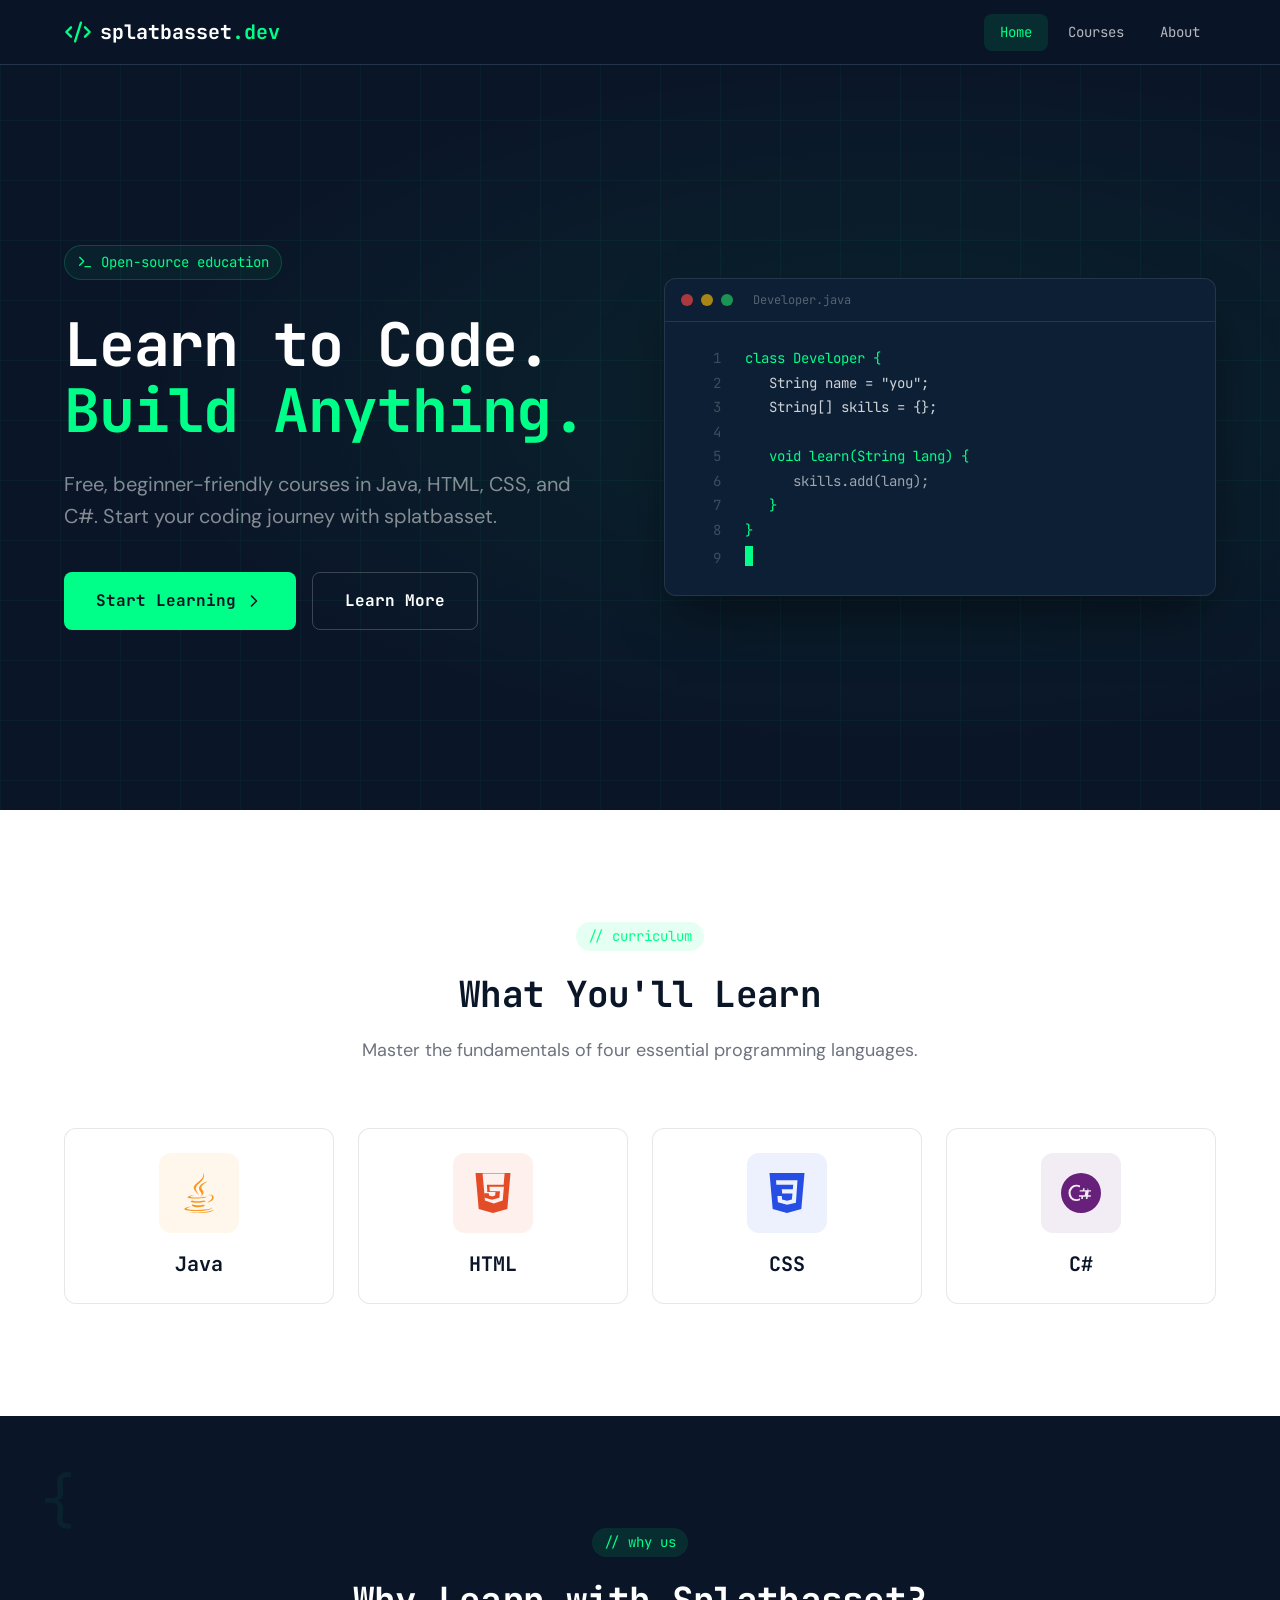
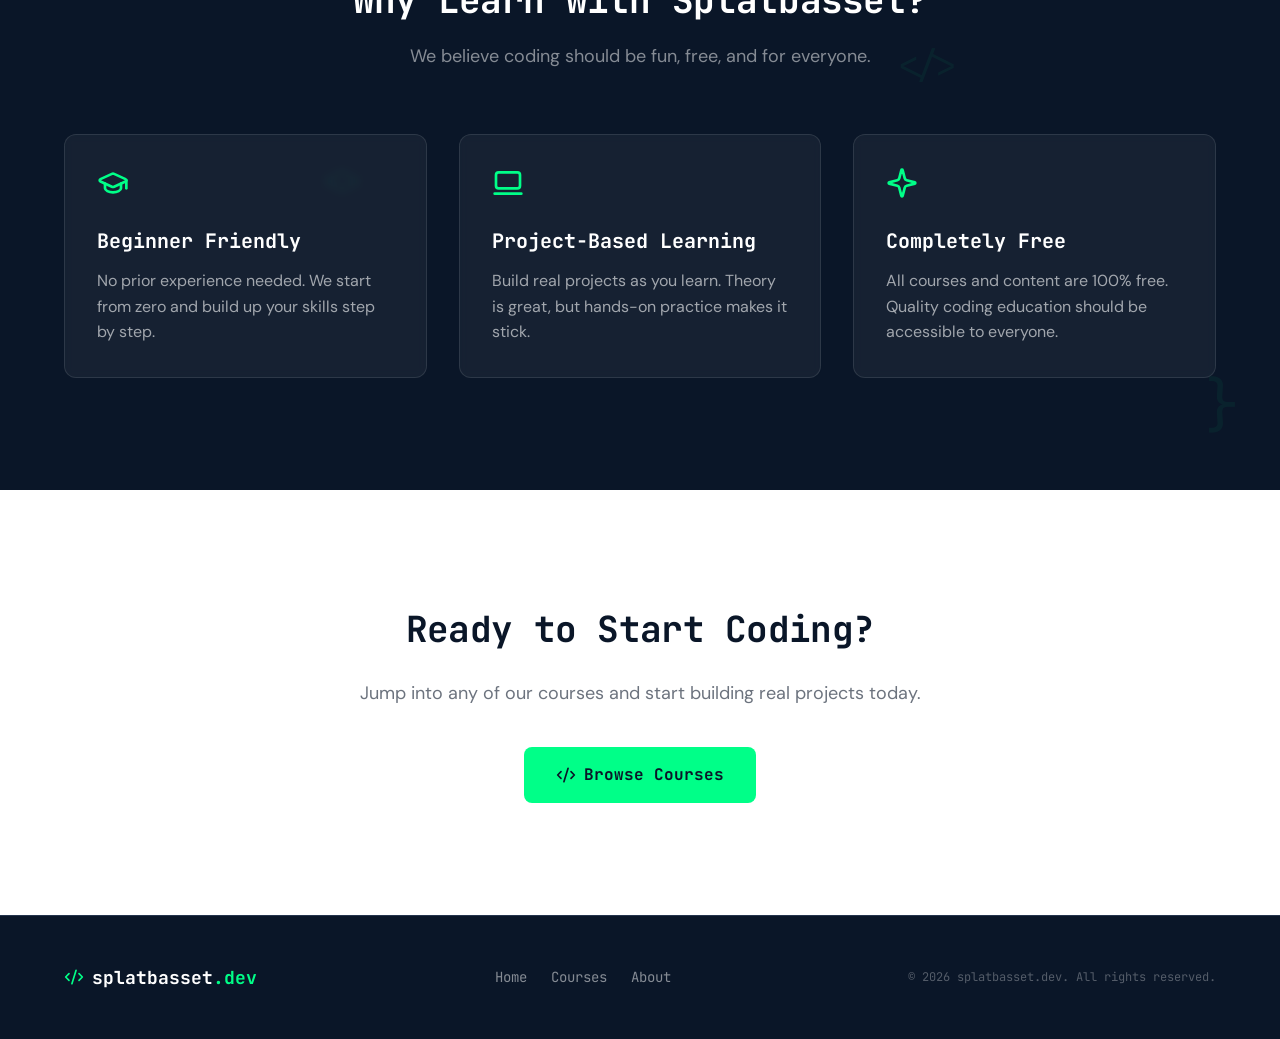
<file: index.html>
<!DOCTYPE html>
<html lang="en">
<head>
  <meta charset="UTF-8" />
  <meta name="viewport" content="width=device-width, initial-scale=1.0" />
  <title>splatbasset.dev — Learn to Code. Build Anything.</title>
  <meta name="description" content="Free coding courses in Java, HTML, CSS, and C#. Learn programming from scratch with splatbasset — beginner-friendly, project-based lessons." />
  <link rel="icon" href="favicon.svg" type="image/svg+xml" />
  <link rel="preconnect" href="https://fonts.googleapis.com" />
  <link rel="preconnect" href="https://fonts.gstatic.com" crossorigin />
  <link href="https://fonts.googleapis.com/css2?family=DM+Sans:wght@400;500;700&family=JetBrains+Mono:wght@400;500;700&display=swap" rel="stylesheet" />
  <link rel="stylesheet" href="styles.css" />
</head>
<body>

  <!-- NAVBAR -->
  <nav class="navbar">
    <input type="checkbox" id="nav-toggle" class="nav-toggle" hidden />
    <div class="container">
      <a href="index.html" class="logo">
        <svg viewBox="0 0 24 24" fill="none" stroke="currentColor" stroke-width="2" stroke-linecap="round" stroke-linejoin="round"><polyline points="18 16 22 12 18 8"/><polyline points="6 8 2 12 6 16"/><line x1="14.5" x2="9.5" y1="4" y2="20"/></svg>
        <span>splatbasset<span class="accent">.dev</span></span>
      </a>
      <div class="nav-links">
        <a href="index.html" class="active">Home</a>
        <a href="courses.html">Courses</a>
        <a href="about.html">About</a>
      </div>
      <label for="nav-toggle" class="nav-burger" aria-label="Toggle menu">
        <svg class="icon-open" viewBox="0 0 24 24" fill="none" stroke="currentColor" stroke-width="2" stroke-linecap="round" stroke-linejoin="round"><line x1="4" x2="20" y1="6" y2="6"/><line x1="4" x2="20" y1="12" y2="12"/><line x1="4" x2="20" y1="18" y2="18"/></svg>
        <svg class="icon-close" viewBox="0 0 24 24" fill="none" stroke="currentColor" stroke-width="2" stroke-linecap="round" stroke-linejoin="round"><path d="M18 6 6 18"/><path d="m6 6 12 12"/></svg>
      </label>
    </div>
    <div class="nav-mobile">
      <div class="container" style="display:block; padding-top:0.75rem; padding-bottom:0.75rem;">
        <a href="index.html" class="active">Home</a>
        <a href="courses.html">Courses</a>
        <a href="about.html">About</a>
      </div>
    </div>
  </nav>

  <!-- HERO -->
  <section class="hero">
    <div class="hero-grid"></div>
    <div class="hero-glow"></div>
    <div class="container">
      <div class="hero-layout">
        <div class="anim-left">
          <div class="hero-badge">
            <svg viewBox="0 0 24 24" fill="none" stroke="currentColor" stroke-width="2" stroke-linecap="round" stroke-linejoin="round"><polyline points="4 17 10 11 4 5"/><line x1="12" x2="20" y1="19" y2="19"/></svg>
            <span>Open-source education</span>
          </div>
          <h1>Learn to Code.<br /><span class="accent">Build Anything.</span></h1>
          <p class="hero-sub">Free, beginner-friendly courses in Java, HTML, CSS, and C#. Start your coding journey with splatbasset.</p>
          <div class="hero-actions">
            <a href="courses.html" class="btn btn-primary">Start Learning
              <svg viewBox="0 0 24 24" fill="none" stroke="currentColor" stroke-width="2" stroke-linecap="round" stroke-linejoin="round"><path d="m9 18 6-6-6-6"/></svg>
            </a>
            <a href="about.html" class="btn btn-ghost">Learn More</a>
          </div>
        </div>
        <div class="code-window-wrap anim-right d2">
          <div class="code-window">
            <div class="code-bar">
              <span class="dot red"></span><span class="dot yellow"></span><span class="dot green"></span>
              <span class="code-file">Developer.java</span>
            </div>
            <div class="code-body">
              <div class="code-line"><span class="code-num">1</span><span class="code-green">class Developer {</span></div>
              <div class="code-line"><span class="code-num">2</span><span class="code-dim" style="padding-left:24px;">String name = "you";</span></div>
              <div class="code-line"><span class="code-num">3</span><span class="code-dim" style="padding-left:24px;">String[] skills = {};</span></div>
              <div class="code-line"><span class="code-num">4</span><span></span></div>
              <div class="code-line"><span class="code-num">5</span><span class="code-green" style="padding-left:24px;">void learn(String lang) {</span></div>
              <div class="code-line"><span class="code-num">6</span><span class="code-dimmer" style="padding-left:48px;">skills.add(lang);</span></div>
              <div class="code-line"><span class="code-num">7</span><span class="code-green" style="padding-left:24px;">}</span></div>
              <div class="code-line"><span class="code-num">8</span><span class="code-green">}</span></div>
              <div class="code-line" style="margin-top:0.25rem;"><span class="code-num">9</span><span class="cursor"></span></div>
            </div>
          </div>
        </div>
      </div>
    </div>
  </section>

  <!-- WHAT YOU'LL LEARN -->
  <section class="sec-white on-white py">
    <div class="container">
      <div class="sec-head anim">
        <span class="eyebrow">// curriculum</span>
        <h2>What You'll Learn</h2>
        <p>Master the fundamentals of four essential programming languages.</p>
      </div>
      <div class="lang-grid">
        <a href="courses.html" class="lang-card anim d1">
          <div class="lang-icon" style="background:#f8982015; color:#f89820;">
            <svg viewBox="0 0 24 24" fill="currentColor"><path d="M8.851 18.56s-.917.534.653.714c1.902.218 2.874.187 4.969-.211 0 0 .552.346 1.321.646-4.699 2.013-10.633-.117-6.943-1.149m-.582-2.627s-1.028.761.544.924c2.032.209 3.636.227 6.413-.308 0 0 .384.389.987.602-5.679 1.661-12.007.131-7.944-.618"/><path d="M13.116 11.475c1.158 1.333-.304 2.533-.304 2.533s2.939-1.518 1.589-3.418c-1.261-1.772-2.228-2.652 3.007-5.688 0 0-8.216 2.052-4.292 6.573"/><path d="M19.33 20.504s.679.559-.747.991c-2.712.822-11.288 1.069-13.669.033-.856-.373.75-.89 1.254-.998.527-.114.828-.093.828-.093-.953-.671-6.156 1.317-2.643 1.887 9.58 1.553 17.462-.7 14.977-1.82M9.292 13.21s-4.362 1.036-1.544 1.412c1.189.159 3.561.123 5.77-.062 1.806-.152 3.618-.477 3.618-.477s-.637.272-1.098.587c-4.429 1.165-12.986.623-10.522-.568 2.082-1.006 3.776-.892 3.776-.892m7.824 4.374c4.503-2.34 2.421-4.589.968-4.285-.356.075-.515.14-.515.14s.132-.207.385-.296c2.875-1.011 5.086 2.981-.929 4.56 0 0 .07-.062.091-.119"/><path d="M14.401 0s2.494 2.494-2.365 6.33c-3.896 3.077-.889 4.832 0 6.836-2.274-2.053-3.943-3.858-2.824-5.54 1.644-2.469 6.197-3.665 5.189-7.626"/><path d="M9.734 23.924c4.322.277 10.959-.154 11.116-2.198 0 0-.302.775-3.572 1.391-3.688.694-8.239.613-10.937.168 0 0 .553.457 3.393.639"/></svg>
          </div>
          <h3>Java</h3>
        </a>
        <a href="courses.html" class="lang-card anim d2">
          <div class="lang-icon" style="background:#e34c2615; color:#e34c26;">
            <svg viewBox="0 0 24 24" fill="currentColor"><path d="M1.5 0h21l-1.91 21.563L11.977 24l-8.564-2.438L1.5 0zm7.031 9.75l-.232-2.718 10.059.003.071-.757.541-6.028H5.745l1.44 16.217 5.293 1.796 5.344-1.83.727-8.233H9.853l.232 2.718h6.085l-.357 3.96-4.363 1.178-4.36-1.198-.243-2.668h2.644l.124 1.37 1.835.495 1.842-.505.2-2.218H8.531z"/></svg>
          </div>
          <h3>HTML</h3>
        </a>
        <a href="courses.html" class="lang-card anim d3">
          <div class="lang-icon" style="background:#264de415; color:#264de4;">
            <svg viewBox="0 0 24 24" fill="currentColor"><path d="M1.5 0h21l-1.91 21.563L11.977 24l-8.565-2.438L1.5 0zm17.09 4.413L5.41 4.41l.213 2.622 10.125.002-.255 2.716h-6.64l.24 2.573h6.182l-.366 3.523-2.91.804-2.956-.81-.188-2.11h-2.61l.29 3.855L12 19.002l5.355-1.12.93-13.469z"/></svg>
          </div>
          <h3>CSS</h3>
        </a>
        <a href="courses.html" class="lang-card anim d4">
          <div class="lang-icon" style="background:#68217a15; color:#68217a;">
            <svg viewBox="0 0 24 24" fill="currentColor"><path d="M12 0A12 12 0 000 12a12 12 0 0012 12 12 12 0 0012-12A12 12 0 0012 0zM9.426 7.12a5.55 5.55 0 011.985.38v1.181a4.5 4.5 0 00-2.064-.516 3.39 3.39 0 00-2.558 1.07 3.87 3.87 0 00-1.013 2.766 3.72 3.72 0 00.974 2.672 3.34 3.34 0 002.524 1.026 4.72 4.72 0 002.136-.507v1.156a5.34 5.34 0 01-2.28.458 4.42 4.42 0 01-3.324-1.327A4.78 4.78 0 014.5 12.053a5 5 0 011.393-3.584A4.64 4.64 0 019.426 7.12zm5.863 2.088h.945l.2 1.109h1.566v.855H16.63l-.392 2.18h1.665v.856h-1.82l-.26 1.449h-.946l.262-1.449h-1.848l-.261 1.449h-.946l.262-1.449h-1.58v-.856h1.735l.394-2.18h-1.68v-.855h1.833l.2-1.109h.946l-.2 1.109h1.85l.199-1.109zm-.657 1.964h-1.849l-.393 2.18h1.849l.393-2.18z"/></svg>
          </div>
          <h3>C#</h3>
        </a>
      </div>
    </div>
  </section>

  <!-- WHY SPLATBASSET -->
  <section class="sec-navy on-navy py">
    <div class="why-deco">
      <span class="b1 mono">{</span>
      <span class="b2 mono">}</span>
      <span class="b3 mono">&lt;&gt;</span>
      <span class="b4 mono">&lt;/&gt;</span>
    </div>
    <div class="container" style="position:relative; z-index:10;">
      <div class="sec-head anim">
        <span class="eyebrow">// why us</span>
        <h2>Why Learn with Splatbasset?</h2>
        <p>We believe coding should be fun, free, and for everyone.</p>
      </div>
      <div class="props-grid">
        <div class="prop-card anim d1">
          <div class="p-icon">
            <svg viewBox="0 0 24 24" fill="none" stroke="currentColor" stroke-width="2" stroke-linecap="round" stroke-linejoin="round"><path d="M21.42 10.922a1 1 0 0 0-.019-1.838L12.83 5.18a2 2 0 0 0-1.66 0L2.6 9.08a1 1 0 0 0 0 1.832l8.57 3.908a2 2 0 0 0 1.66 0z"/><path d="M22 10v6"/><path d="M6 12.5V16a6 3 0 0 0 12 0v-3.5"/></svg>
          </div>
          <h3>Beginner Friendly</h3>
          <p>No prior experience needed. We start from zero and build up your skills step by step.</p>
        </div>
        <div class="prop-card anim d2">
          <div class="p-icon">
            <svg viewBox="0 0 24 24" fill="none" stroke="currentColor" stroke-width="2" stroke-linecap="round" stroke-linejoin="round"><rect width="18" height="12" x="3" y="4" rx="2" ry="2"/><line x1="2" x2="22" y1="20" y2="20"/></svg>
          </div>
          <h3>Project-Based Learning</h3>
          <p>Build real projects as you learn. Theory is great, but hands-on practice makes it stick.</p>
        </div>
        <div class="prop-card anim d3">
          <div class="p-icon">
            <svg viewBox="0 0 24 24" fill="none" stroke="currentColor" stroke-width="2" stroke-linecap="round" stroke-linejoin="round"><path d="M9.937 15.5A2 2 0 0 0 8.5 14.063l-6.135-1.582a.5.5 0 0 1 0-.962L8.5 9.936A2 2 0 0 0 9.937 8.5l1.582-6.135a.5.5 0 0 1 .962 0L14.063 8.5A2 2 0 0 0 15.5 9.937l6.135 1.581a.5.5 0 0 1 0 .964L15.5 14.063a2 2 0 0 0-1.437 1.437l-1.582 6.135a.5.5 0 0 1-.962 0z"/></svg>
          </div>
          <h3>Completely Free</h3>
          <p>All courses and content are 100% free. Quality coding education should be accessible to everyone.</p>
        </div>
      </div>
    </div>
  </section>

  <!-- CTA -->
  <section class="sec-white py">
    <div class="container">
      <div class="cta-wrap anim">
        <h2>Ready to Start Coding?</h2>
        <p>Jump into any of our courses and start building real projects today.</p>
        <a href="courses.html" class="btn btn-primary">
          <svg viewBox="0 0 24 24" fill="none" stroke="currentColor" stroke-width="2" stroke-linecap="round" stroke-linejoin="round"><polyline points="18 16 22 12 18 8"/><polyline points="6 8 2 12 6 16"/><line x1="14.5" x2="9.5" y1="4" y2="20"/></svg>
          Browse Courses
        </a>
      </div>
    </div>
  </section>

  <!-- FOOTER -->
  <footer class="footer">
    <div class="container footer-inner">
      <div class="footer-brand">
        <svg viewBox="0 0 24 24" fill="none" stroke="currentColor" stroke-width="2" stroke-linecap="round" stroke-linejoin="round"><polyline points="18 16 22 12 18 8"/><polyline points="6 8 2 12 6 16"/><line x1="14.5" x2="9.5" y1="4" y2="20"/></svg>
        <span>splatbasset<span class="accent">.dev</span></span>
      </div>
      <div class="footer-links">
        <a href="index.html">Home</a>
        <a href="courses.html">Courses</a>
        <a href="about.html">About</a>
      </div>
      <p class="footer-copy">&copy; 2026 splatbasset.dev. All rights reserved.</p>
    </div>
  </footer>

</body>
</html>
</file>
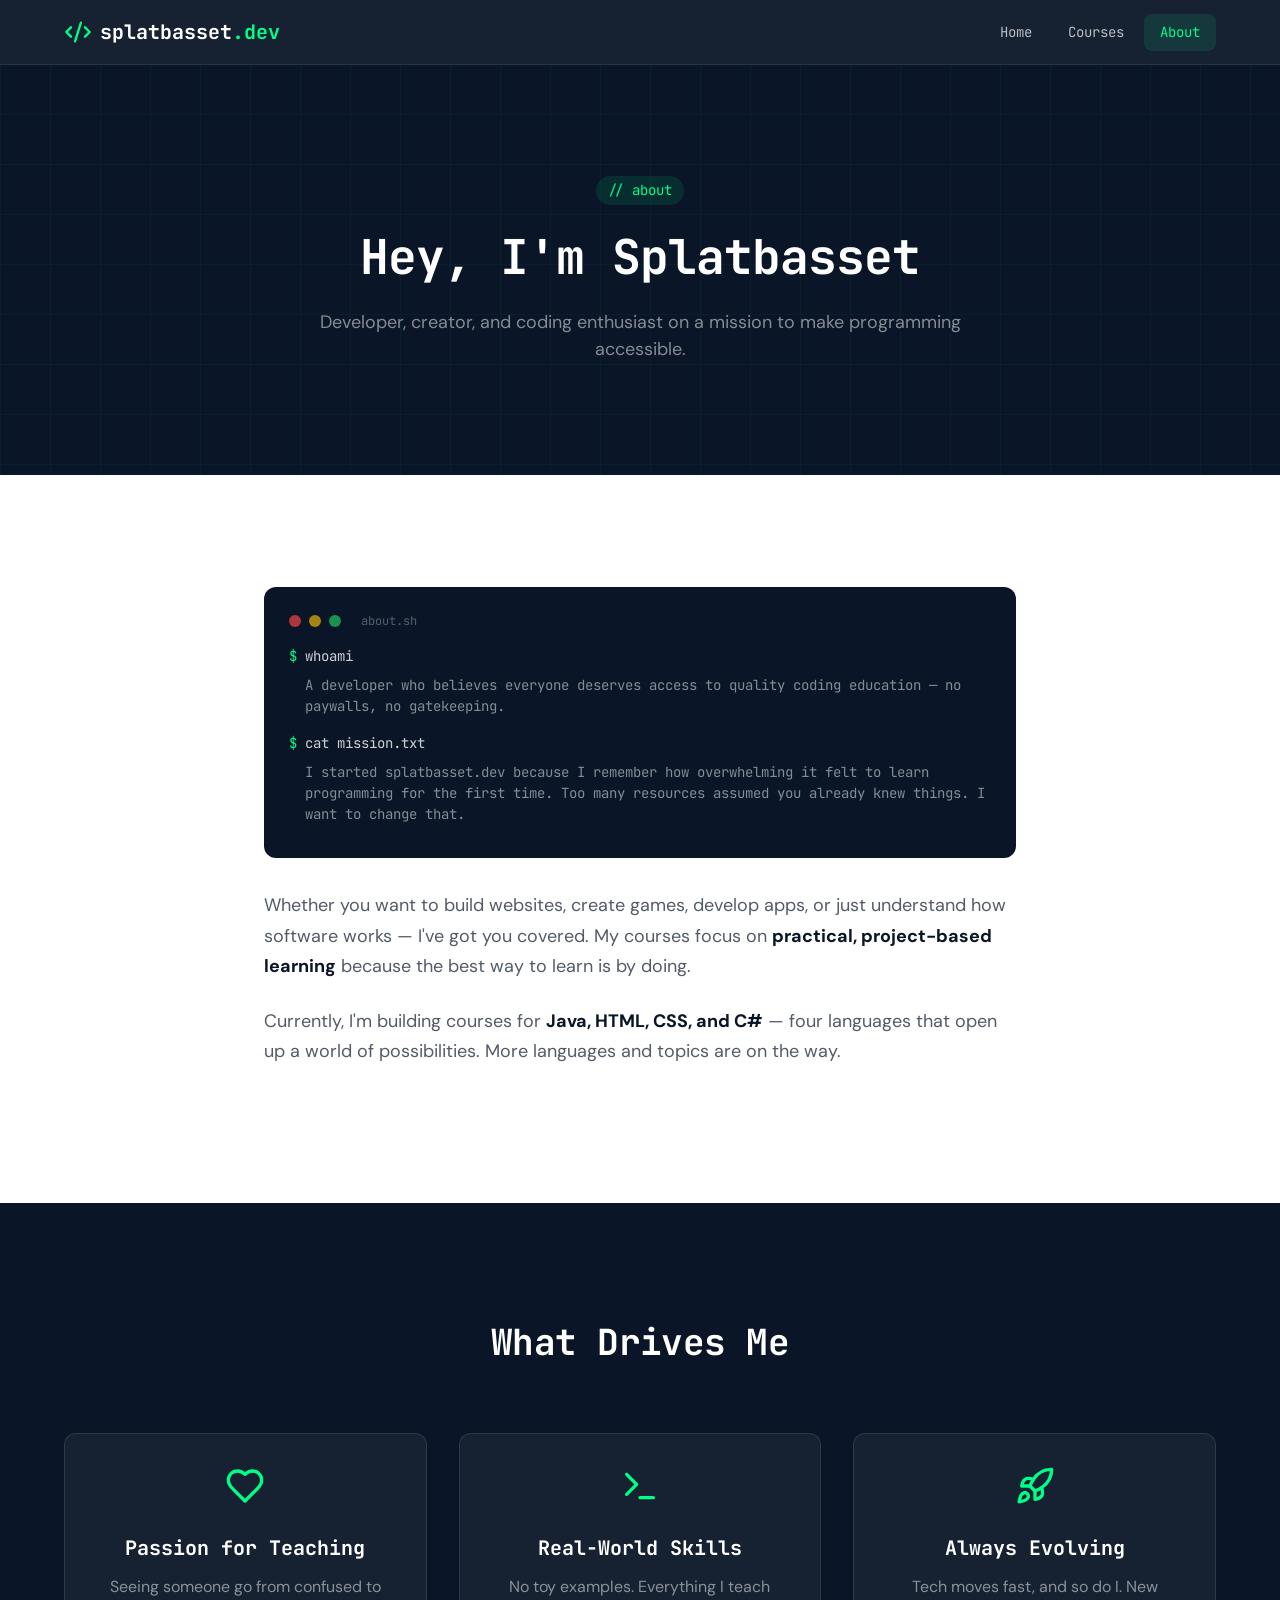
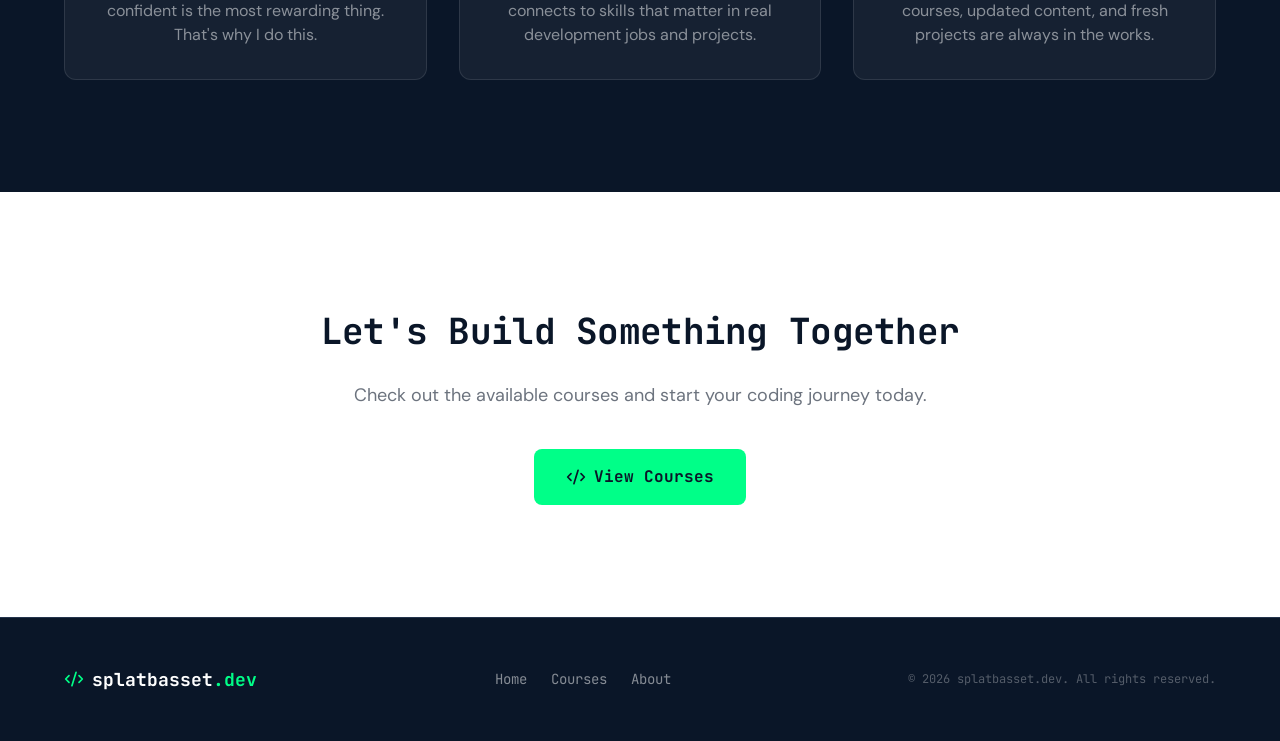
<file: about.html>
<!DOCTYPE html>
<html lang="en">
<head>
  <meta charset="UTF-8" />
  <meta name="viewport" content="width=device-width, initial-scale=1.0" />
  <title>About — splatbasset.dev</title>
  <meta name="description" content="Meet splatbasset — a developer on a mission to make programming accessible to everyone through free, project-based courses." />
  <link rel="icon" href="favicon.svg" type="image/svg+xml" />
  <link rel="preconnect" href="https://fonts.googleapis.com" />
  <link rel="preconnect" href="https://fonts.gstatic.com" crossorigin />
  <link href="https://fonts.googleapis.com/css2?family=DM+Sans:wght@400;500;700&family=JetBrains+Mono:wght@400;500;700&display=swap" rel="stylesheet" />
  <link rel="stylesheet" href="styles.css" />
</head>
<body>

  <!-- NAVBAR -->
  <nav class="navbar">
    <input type="checkbox" id="nav-toggle" class="nav-toggle" hidden />
    <div class="container">
      <a href="index.html" class="logo">
        <svg viewBox="0 0 24 24" fill="none" stroke="currentColor" stroke-width="2" stroke-linecap="round" stroke-linejoin="round"><polyline points="18 16 22 12 18 8"/><polyline points="6 8 2 12 6 16"/><line x1="14.5" x2="9.5" y1="4" y2="20"/></svg>
        <span>splatbasset<span class="accent">.dev</span></span>
      </a>
      <div class="nav-links">
        <a href="index.html">Home</a>
        <a href="courses.html">Courses</a>
        <a href="about.html" class="active">About</a>
      </div>
      <label for="nav-toggle" class="nav-burger" aria-label="Toggle menu">
        <svg class="icon-open" viewBox="0 0 24 24" fill="none" stroke="currentColor" stroke-width="2" stroke-linecap="round" stroke-linejoin="round"><line x1="4" x2="20" y1="6" y2="6"/><line x1="4" x2="20" y1="12" y2="12"/><line x1="4" x2="20" y1="18" y2="18"/></svg>
        <svg class="icon-close" viewBox="0 0 24 24" fill="none" stroke="currentColor" stroke-width="2" stroke-linecap="round" stroke-linejoin="round"><path d="M18 6 6 18"/><path d="m6 6 12 12"/></svg>
      </label>
    </div>
    <div class="nav-mobile">
      <div class="container" style="display:block; padding-top:0.75rem; padding-bottom:0.75rem;">
        <a href="index.html">Home</a>
        <a href="courses.html">Courses</a>
        <a href="about.html" class="active">About</a>
      </div>
    </div>
  </nav>

  <div class="page-top">
    <!-- HERO BANNER -->
    <section class="sec-navy on-navy py">
      <div class="grid-bg"></div>
      <div class="container" style="position:relative; z-index:10;">
        <div class="sec-head anim" style="margin-bottom:0;">
          <span class="eyebrow">// about</span>
          <h1 style="font-family:'JetBrains Mono',monospace; font-size:clamp(2.5rem,5vw,3rem); font-weight:700; letter-spacing:-0.02em;">Hey, I'm Splatbasset</h1>
          <p>Developer, creator, and coding enthusiast on a mission to make programming accessible.</p>
        </div>
      </div>
    </section>

    <!-- BIO -->
    <section class="sec-white py">
      <div class="container about-narrow">
        <div class="terminal anim">
          <div class="code-bar" style="padding:0; border:none; margin-bottom:1rem;">
            <span class="dot red"></span><span class="dot yellow"></span><span class="dot green"></span>
            <span class="code-file">about.sh</span>
          </div>
          <div class="terminal-body">
            <p><span class="prompt">$</span> whoami</p>
            <p class="out">A developer who believes everyone deserves access to quality coding education — no paywalls, no gatekeeping.</p>
            <p class="gap"><span class="prompt">$</span> cat mission.txt</p>
            <p class="out">I started splatbasset.dev because I remember how overwhelming it felt to learn programming for the first time. Too many resources assumed you already knew things. I want to change that.</p>
          </div>
        </div>
        <div class="about-prose anim d1">
          <p>Whether you want to build websites, create games, develop apps, or just understand how software works — I've got you covered. My courses focus on <strong>practical, project-based learning</strong> because the best way to learn is by doing.</p>
          <p>Currently, I'm building courses for <strong>Java, HTML, CSS, and C#</strong> — four languages that open up a world of possibilities. More languages and topics are on the way.</p>
        </div>
      </div>
    </section>

    <!-- VALUES -->
    <section class="sec-navy on-navy py">
      <div class="container">
        <div class="sec-head anim">
          <h2>What Drives Me</h2>
        </div>
        <div class="values-grid">
          <div class="value-card anim d1">
            <svg viewBox="0 0 24 24" fill="none" stroke="currentColor" stroke-width="2" stroke-linecap="round" stroke-linejoin="round"><path d="M19 14c1.49-1.46 3-3.21 3-5.5A5.5 5.5 0 0 0 16.5 3c-1.76 0-3 .5-4.5 2-1.5-1.5-2.74-2-4.5-2A5.5 5.5 0 0 0 2 8.5c0 2.3 1.5 4.05 3 5.5l7 7Z"/></svg>
            <h3>Passion for Teaching</h3>
            <p>Seeing someone go from confused to confident is the most rewarding thing. That's why I do this.</p>
          </div>
          <div class="value-card anim d2">
            <svg viewBox="0 0 24 24" fill="none" stroke="currentColor" stroke-width="2" stroke-linecap="round" stroke-linejoin="round"><polyline points="4 17 10 11 4 5"/><line x1="12" x2="20" y1="19" y2="19"/></svg>
            <h3>Real-World Skills</h3>
            <p>No toy examples. Everything I teach connects to skills that matter in real development jobs and projects.</p>
          </div>
          <div class="value-card anim d3">
            <svg viewBox="0 0 24 24" fill="none" stroke="currentColor" stroke-width="2" stroke-linecap="round" stroke-linejoin="round"><path d="M4.5 16.5c-1.5 1.26-2 5-2 5s3.74-.5 5-2c.71-.84.7-2.13-.09-2.91a2.18 2.18 0 0 0-2.91 0z"/><path d="m12 15-3-3a22 22 0 0 1 2-3.95A12.88 12.88 0 0 1 22 2c0 2.72-.78 7.5-6 11a22.35 22.35 0 0 1-4 2z"/><path d="M9 12H4s.55-3.03 2-4c1.62-1.08 5 0 5 0"/><path d="M12 15v5s3.03-.55 4-2c1.08-1.62 0-5 0-5"/></svg>
            <h3>Always Evolving</h3>
            <p>Tech moves fast, and so do I. New courses, updated content, and fresh projects are always in the works.</p>
          </div>
        </div>
      </div>
    </section>

    <!-- CTA -->
    <section class="sec-white py">
      <div class="container">
        <div class="cta-wrap anim">
          <h2>Let's Build Something Together</h2>
          <p>Check out the available courses and start your coding journey today.</p>
          <a href="courses.html" class="btn btn-primary">
            <svg viewBox="0 0 24 24" fill="none" stroke="currentColor" stroke-width="2" stroke-linecap="round" stroke-linejoin="round"><polyline points="18 16 22 12 18 8"/><polyline points="6 8 2 12 6 16"/><line x1="14.5" x2="9.5" y1="4" y2="20"/></svg>
            View Courses
          </a>
        </div>
      </div>
    </section>
  </div>

  <!-- FOOTER -->
  <footer class="footer">
    <div class="container footer-inner">
      <div class="footer-brand">
        <svg viewBox="0 0 24 24" fill="none" stroke="currentColor" stroke-width="2" stroke-linecap="round" stroke-linejoin="round"><polyline points="18 16 22 12 18 8"/><polyline points="6 8 2 12 6 16"/><line x1="14.5" x2="9.5" y1="4" y2="20"/></svg>
        <span>splatbasset<span class="accent">.dev</span></span>
      </div>
      <div class="footer-links">
        <a href="index.html">Home</a>
        <a href="courses.html">Courses</a>
        <a href="about.html">About</a>
      </div>
      <p class="footer-copy">&copy; 2026 splatbasset.dev. All rights reserved.</p>
    </div>
  </footer>

</body>
</html>
</file>
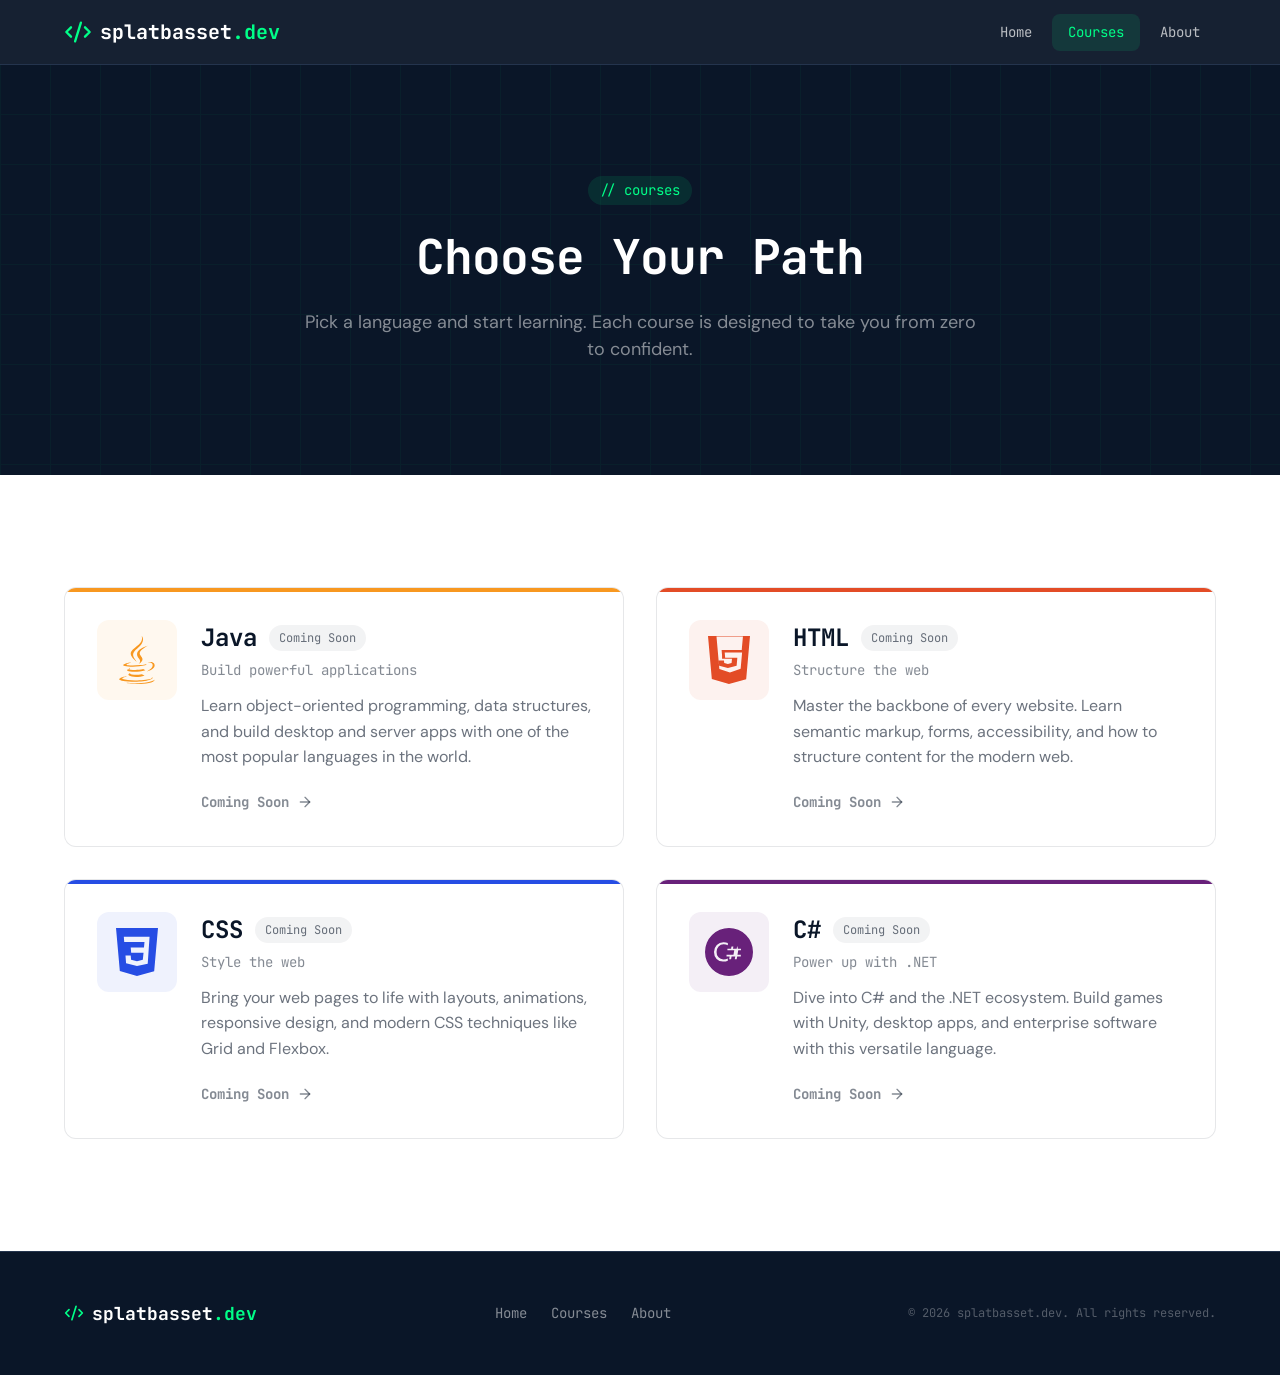
<file: courses.html>
<!DOCTYPE html>
<html lang="en">
<head>
  <meta charset="UTF-8" />
  <meta name="viewport" content="width=device-width, initial-scale=1.0" />
  <title>Courses — splatbasset.dev</title>
  <meta name="description" content="Pick a language and start learning. Free courses in Java, HTML, CSS, and C# from splatbasset." />
  <link rel="icon" href="favicon.svg" type="image/svg+xml" />
  <link rel="preconnect" href="https://fonts.googleapis.com" />
  <link rel="preconnect" href="https://fonts.gstatic.com" crossorigin />
  <link href="https://fonts.googleapis.com/css2?family=DM+Sans:wght@400;500;700&family=JetBrains+Mono:wght@400;500;700&display=swap" rel="stylesheet" />
  <link rel="stylesheet" href="styles.css" />
</head>
<body>

  <!-- NAVBAR -->
  <nav class="navbar">
    <input type="checkbox" id="nav-toggle" class="nav-toggle" hidden />
    <div class="container">
      <a href="index.html" class="logo">
        <svg viewBox="0 0 24 24" fill="none" stroke="currentColor" stroke-width="2" stroke-linecap="round" stroke-linejoin="round"><polyline points="18 16 22 12 18 8"/><polyline points="6 8 2 12 6 16"/><line x1="14.5" x2="9.5" y1="4" y2="20"/></svg>
        <span>splatbasset<span class="accent">.dev</span></span>
      </a>
      <div class="nav-links">
        <a href="index.html">Home</a>
        <a href="courses.html" class="active">Courses</a>
        <a href="about.html">About</a>
      </div>
      <label for="nav-toggle" class="nav-burger" aria-label="Toggle menu">
        <svg class="icon-open" viewBox="0 0 24 24" fill="none" stroke="currentColor" stroke-width="2" stroke-linecap="round" stroke-linejoin="round"><line x1="4" x2="20" y1="6" y2="6"/><line x1="4" x2="20" y1="12" y2="12"/><line x1="4" x2="20" y1="18" y2="18"/></svg>
        <svg class="icon-close" viewBox="0 0 24 24" fill="none" stroke="currentColor" stroke-width="2" stroke-linecap="round" stroke-linejoin="round"><path d="M18 6 6 18"/><path d="m6 6 12 12"/></svg>
      </label>
    </div>
    <div class="nav-mobile">
      <div class="container" style="display:block; padding-top:0.75rem; padding-bottom:0.75rem;">
        <a href="index.html">Home</a>
        <a href="courses.html" class="active">Courses</a>
        <a href="about.html">About</a>
      </div>
    </div>
  </nav>

  <div class="page-top">
    <!-- HERO BANNER -->
    <section class="sec-navy on-navy py">
      <div class="grid-bg"></div>
      <div class="container" style="position:relative; z-index:10;">
        <div class="sec-head anim" style="margin-bottom:0;">
          <span class="eyebrow">// courses</span>
          <h1 style="font-family:'JetBrains Mono',monospace; font-size:clamp(2.5rem,5vw,3rem); font-weight:700; letter-spacing:-0.02em;">Choose Your Path</h1>
          <p>Pick a language and start learning. Each course is designed to take you from zero to confident.</p>
        </div>
      </div>
    </section>

    <!-- COURSE GRID -->
    <section class="sec-white py">
      <div class="container">
        <div class="courses-grid">
          <!-- Java -->
          <div class="course-card anim d1">
            <div class="course-accent" style="background:#f89820;"></div>
            <div class="course-inner">
              <div class="course-icon" style="background:#f8982012; color:#f89820;">
                <svg viewBox="0 0 24 24" fill="currentColor"><path d="M8.851 18.56s-.917.534.653.714c1.902.218 2.874.187 4.969-.211 0 0 .552.346 1.321.646-4.699 2.013-10.633-.117-6.943-1.149m-.582-2.627s-1.028.761.544.924c2.032.209 3.636.227 6.413-.308 0 0 .384.389.987.602-5.679 1.661-12.007.131-7.944-.618"/><path d="M13.116 11.475c1.158 1.333-.304 2.533-.304 2.533s2.939-1.518 1.589-3.418c-1.261-1.772-2.228-2.652 3.007-5.688 0 0-8.216 2.052-4.292 6.573"/><path d="M19.33 20.504s.679.559-.747.991c-2.712.822-11.288 1.069-13.669.033-.856-.373.75-.89 1.254-.998.527-.114.828-.093.828-.093-.953-.671-6.156 1.317-2.643 1.887 9.58 1.553 17.462-.7 14.977-1.82M9.292 13.21s-4.362 1.036-1.544 1.412c1.189.159 3.561.123 5.77-.062 1.806-.152 3.618-.477 3.618-.477s-.637.272-1.098.587c-4.429 1.165-12.986.623-10.522-.568 2.082-1.006 3.776-.892 3.776-.892m7.824 4.374c4.503-2.34 2.421-4.589.968-4.285-.356.075-.515.14-.515.14s.132-.207.385-.296c2.875-1.011 5.086 2.981-.929 4.56 0 0 .07-.062.091-.119"/><path d="M14.401 0s2.494 2.494-2.365 6.33c-3.896 3.077-.889 4.832 0 6.836-2.274-2.053-3.943-3.858-2.824-5.54 1.644-2.469 6.197-3.665 5.189-7.626"/><path d="M9.734 23.924c4.322.277 10.959-.154 11.116-2.198 0 0-.302.775-3.572 1.391-3.688.694-8.239.613-10.937.168 0 0 .553.457 3.393.639"/></svg>
              </div>
              <div class="course-content">
                <div class="course-title-row">
                  <h3>Java</h3>
                  <span class="course-badge">Coming Soon</span>
                </div>
                <p class="course-tagline">Build powerful applications</p>
                <p class="course-desc">Learn object-oriented programming, data structures, and build desktop and server apps with one of the most popular languages in the world.</p>
                <span class="course-link">Coming Soon
                  <svg viewBox="0 0 24 24" fill="none" stroke="currentColor" stroke-width="2" stroke-linecap="round" stroke-linejoin="round"><path d="M5 12h14"/><path d="m12 5 7 7-7 7"/></svg>
                </span>
              </div>
            </div>
          </div>
          <!-- HTML -->
          <div class="course-card anim d2">
            <div class="course-accent" style="background:#e34c26;"></div>
            <div class="course-inner">
              <div class="course-icon" style="background:#e34c2612; color:#e34c26;">
                <svg viewBox="0 0 24 24" fill="currentColor"><path d="M1.5 0h21l-1.91 21.563L11.977 24l-8.564-2.438L1.5 0zm7.031 9.75l-.232-2.718 10.059.003.071-.757.541-6.028H5.745l1.44 16.217 5.293 1.796 5.344-1.83.727-8.233H9.853l.232 2.718h6.085l-.357 3.96-4.363 1.178-4.36-1.198-.243-2.668h2.644l.124 1.37 1.835.495 1.842-.505.2-2.218H8.531z"/></svg>
              </div>
              <div class="course-content">
                <div class="course-title-row">
                  <h3>HTML</h3>
                  <span class="course-badge">Coming Soon</span>
                </div>
                <p class="course-tagline">Structure the web</p>
                <p class="course-desc">Master the backbone of every website. Learn semantic markup, forms, accessibility, and how to structure content for the modern web.</p>
                <span class="course-link">Coming Soon
                  <svg viewBox="0 0 24 24" fill="none" stroke="currentColor" stroke-width="2" stroke-linecap="round" stroke-linejoin="round"><path d="M5 12h14"/><path d="m12 5 7 7-7 7"/></svg>
                </span>
              </div>
            </div>
          </div>
          <!-- CSS -->
          <div class="course-card anim d3">
            <div class="course-accent" style="background:#264de4;"></div>
            <div class="course-inner">
              <div class="course-icon" style="background:#264de412; color:#264de4;">
                <svg viewBox="0 0 24 24" fill="currentColor"><path d="M1.5 0h21l-1.91 21.563L11.977 24l-8.565-2.438L1.5 0zm17.09 4.413L5.41 4.41l.213 2.622 10.125.002-.255 2.716h-6.64l.24 2.573h6.182l-.366 3.523-2.91.804-2.956-.81-.188-2.11h-2.61l.29 3.855L12 19.002l5.355-1.12.93-13.469z"/></svg>
              </div>
              <div class="course-content">
                <div class="course-title-row">
                  <h3>CSS</h3>
                  <span class="course-badge">Coming Soon</span>
                </div>
                <p class="course-tagline">Style the web</p>
                <p class="course-desc">Bring your web pages to life with layouts, animations, responsive design, and modern CSS techniques like Grid and Flexbox.</p>
                <span class="course-link">Coming Soon
                  <svg viewBox="0 0 24 24" fill="none" stroke="currentColor" stroke-width="2" stroke-linecap="round" stroke-linejoin="round"><path d="M5 12h14"/><path d="m12 5 7 7-7 7"/></svg>
                </span>
              </div>
            </div>
          </div>
          <!-- C# -->
          <div class="course-card anim d4">
            <div class="course-accent" style="background:#68217a;"></div>
            <div class="course-inner">
              <div class="course-icon" style="background:#68217a12; color:#68217a;">
                <svg viewBox="0 0 24 24" fill="currentColor"><path d="M12 0A12 12 0 000 12a12 12 0 0012 12 12 12 0 0012-12A12 12 0 0012 0zM9.426 7.12a5.55 5.55 0 011.985.38v1.181a4.5 4.5 0 00-2.064-.516 3.39 3.39 0 00-2.558 1.07 3.87 3.87 0 00-1.013 2.766 3.72 3.72 0 00.974 2.672 3.34 3.34 0 002.524 1.026 4.72 4.72 0 002.136-.507v1.156a5.34 5.34 0 01-2.28.458 4.42 4.42 0 01-3.324-1.327A4.78 4.78 0 014.5 12.053a5 5 0 011.393-3.584A4.64 4.64 0 019.426 7.12zm5.863 2.088h.945l.2 1.109h1.566v.855H16.63l-.392 2.18h1.665v.856h-1.82l-.26 1.449h-.946l.262-1.449h-1.848l-.261 1.449h-.946l.262-1.449h-1.58v-.856h1.735l.394-2.18h-1.68v-.855h1.833l.2-1.109h.946l-.2 1.109h1.85l.199-1.109zm-.657 1.964h-1.849l-.393 2.18h1.849l.393-2.18z"/></svg>
              </div>
              <div class="course-content">
                <div class="course-title-row">
                  <h3>C#</h3>
                  <span class="course-badge">Coming Soon</span>
                </div>
                <p class="course-tagline">Power up with .NET</p>
                <p class="course-desc">Dive into C# and the .NET ecosystem. Build games with Unity, desktop apps, and enterprise software with this versatile language.</p>
                <span class="course-link">Coming Soon
                  <svg viewBox="0 0 24 24" fill="none" stroke="currentColor" stroke-width="2" stroke-linecap="round" stroke-linejoin="round"><path d="M5 12h14"/><path d="m12 5 7 7-7 7"/></svg>
                </span>
              </div>
            </div>
          </div>
        </div>
      </div>
    </section>
  </div>

  <!-- FOOTER -->
  <footer class="footer">
    <div class="container footer-inner">
      <div class="footer-brand">
        <svg viewBox="0 0 24 24" fill="none" stroke="currentColor" stroke-width="2" stroke-linecap="round" stroke-linejoin="round"><polyline points="18 16 22 12 18 8"/><polyline points="6 8 2 12 6 16"/><line x1="14.5" x2="9.5" y1="4" y2="20"/></svg>
        <span>splatbasset<span class="accent">.dev</span></span>
      </div>
      <div class="footer-links">
        <a href="index.html">Home</a>
        <a href="courses.html">Courses</a>
        <a href="about.html">About</a>
      </div>
      <p class="footer-copy">&copy; 2026 splatbasset.dev. All rights reserved.</p>
    </div>
  </footer>

</body>
</html>
</file>
<file: styles.css>
/* ============================================================
   splatbasset.dev — pure HTML + CSS build
   Colors: navy #0a1628 | white #ffffff | green #00ff88
   ============================================================ */

:root {
  --navy: #0a1628;
  --navy-panel: #0d1f35;
  --navy-line: #24344d;
  --green: #00ff88;
  --white: #ffffff;
  --radius: 0.75rem;
  --max: 1200px;
}

* { margin: 0; padding: 0; box-sizing: border-box; }

html { scroll-behavior: smooth; }

body {
  font-family: 'DM Sans', system-ui, -apple-system, sans-serif;
  background: var(--white);
  color: var(--navy);
  line-height: 1.5;
  -webkit-font-smoothing: antialiased;
}

.mono { font-family: 'JetBrains Mono', ui-monospace, 'Courier New', monospace; }

a { text-decoration: none; color: inherit; }

.container {
  width: 100%;
  max-width: var(--max);
  margin: 0 auto;
  padding: 0 1.5rem;
}

/* ------------------------------------------------------------
   NAVBAR
   ------------------------------------------------------------ */
.navbar {
  position: fixed;
  top: 0; left: 0; right: 0;
  z-index: 50;
  border-bottom: 1px solid var(--navy-line);
  background: rgba(10, 22, 40, 0.95);
  backdrop-filter: blur(12px);
}
.navbar .container {
  height: 64px;
  display: flex;
  align-items: center;
  justify-content: space-between;
}
.logo {
  display: flex;
  align-items: center;
  gap: 0.5rem;
  color: var(--white);
  font-family: 'JetBrains Mono', monospace;
  font-weight: 700;
  font-size: 1.25rem;
}
.logo svg { color: var(--green); width: 28px; height: 28px; transition: transform 0.15s ease; }
.logo:hover svg { transform: rotate(12deg); }
.logo .accent { color: var(--green); }

.nav-links {
  display: flex;
  align-items: center;
  gap: 0.25rem;
}
.nav-links a {
  padding: 0.5rem 1rem;
  border-radius: 0.5rem;
  font-family: 'JetBrains Mono', monospace;
  font-size: 0.875rem;
  color: rgba(255, 255, 255, 0.7);
  transition: all 0.15s ease;
}
.nav-links a:hover { color: var(--white); background: rgba(255, 255, 255, 0.05); }
.nav-links a.active { color: var(--green); background: rgba(0, 255, 136, 0.1); }

/* mobile menu (checkbox hack, no JS) */
.nav-toggle { display: none; }
.nav-burger {
  display: none;
  cursor: pointer;
  color: rgba(255, 255, 255, 0.7);
  padding: 0.5rem;
}
.nav-burger svg { width: 24px; height: 24px; }
.nav-burger .icon-close { display: none; }
.nav-mobile {
  display: none;
  border-top: 1px solid var(--navy-line);
  background: var(--navy);
}
.nav-mobile a {
  display: block;
  padding: 0.75rem 1rem;
  border-radius: 0.5rem;
  font-family: 'JetBrains Mono', monospace;
  font-size: 0.875rem;
  color: rgba(255, 255, 255, 0.7);
}
.nav-mobile a.active { color: var(--green); background: rgba(0, 255, 136, 0.1); }

/* ------------------------------------------------------------
   BUTTONS
   ------------------------------------------------------------ */
.btn {
  display: inline-flex;
  align-items: center;
  gap: 0.5rem;
  padding: 1rem 2rem;
  border-radius: 0.5rem;
  font-family: 'JetBrains Mono', monospace;
  font-weight: 700;
  font-size: 1rem;
  cursor: pointer;
  border: none;
  transition: all 0.15s ease;
}
.btn svg { width: 20px; height: 20px; }
.btn-primary {
  background: var(--green);
  color: var(--navy);
}
.btn-primary:hover {
  background: rgba(0, 255, 136, 0.9);
  box-shadow: 0 0 30px rgba(0, 255, 136, 0.35);
  transform: translateY(-2px);
}
.btn-ghost {
  border: 1px solid rgba(255, 255, 255, 0.2);
  color: var(--white);
  background: transparent;
}
.btn-ghost:hover {
  border-color: rgba(0, 255, 136, 0.4);
  background: rgba(255, 255, 255, 0.05);
}

/* ------------------------------------------------------------
   SHARED SECTION HELPERS
   ------------------------------------------------------------ */
section { position: relative; }
.sec-navy { background: var(--navy); }
.sec-white { background: var(--white); }
.py { padding: 5rem 0; }
@media (min-width: 640px) { .py { padding: 7rem 0; } }

.eyebrow {
  display: inline-block;
  font-family: 'JetBrains Mono', monospace;
  font-size: 0.875rem;
  color: var(--green);
  background: rgba(0, 255, 136, 0.1);
  padding: 0.25rem 0.75rem;
  border-radius: 9999px;
  margin-bottom: 1rem;
}
.sec-head { text-align: center; margin-bottom: 4rem; }
.sec-head h2 {
  font-family: 'JetBrains Mono', monospace;
  font-size: clamp(1.875rem, 4vw, 2.25rem);
  font-weight: 700;
  letter-spacing: -0.02em;
}
.sec-head p { margin-top: 1rem; font-size: 1.125rem; max-width: 42rem; margin-left: auto; margin-right: auto; }
.on-navy h2, .on-navy h1 { color: var(--white); }
.on-navy .sec-head p { color: rgba(255, 255, 255, 0.5); }
.on-white h2, .on-white h1 { color: var(--navy); }
.on-white .sec-head p { color: rgba(10, 22, 40, 0.6); }

.grid-bg {
  position: absolute;
  inset: 0;
  opacity: 0.035;
  background-image:
    linear-gradient(var(--green) 1px, transparent 1px),
    linear-gradient(90deg, var(--green) 1px, transparent 1px);
  background-size: 50px 50px;
}

/* ------------------------------------------------------------
   HERO
   ------------------------------------------------------------ */
.hero {
  position: relative;
  min-height: 90vh;
  display: flex;
  align-items: center;
  background: var(--navy);
  overflow: hidden;
  padding-top: 64px;
}
.hero-grid {
  position: absolute; inset: 0;
  opacity: 0.04;
  background-image:
    linear-gradient(var(--green) 1px, transparent 1px),
    linear-gradient(90deg, var(--green) 1px, transparent 1px);
  background-size: 60px 60px;
}
.hero-glow {
  position: absolute; inset: 0;
  background: radial-gradient(ellipse at 70% 50%, rgba(0, 255, 136, 0.06) 0%, transparent 60%);
}
.hero .container { position: relative; z-index: 10; }
.hero-layout {
  display: grid;
  grid-template-columns: 1fr;
  gap: 3rem;
  align-items: center;
}
@media (min-width: 1024px) {
  .hero-layout { grid-template-columns: 1fr 1fr; }
}
.hero-badge {
  display: inline-flex;
  align-items: center;
  gap: 0.5rem;
  padding: 0.375rem 0.75rem;
  border-radius: 9999px;
  border: 1px solid rgba(0, 255, 136, 0.2);
  background: rgba(0, 255, 136, 0.05);
  margin-bottom: 2rem;
}
.hero-badge svg { width: 16px; height: 16px; color: var(--green); }
.hero-badge span { font-family: 'JetBrains Mono', monospace; font-size: 0.875rem; color: var(--green); }
.hero h1 {
  font-family: 'JetBrains Mono', monospace;
  font-size: clamp(2.5rem, 6vw, 3.75rem);
  font-weight: 700;
  color: var(--white);
  letter-spacing: -0.02em;
  line-height: 1.1;
  margin-bottom: 1.5rem;
}
.hero h1 .accent { color: var(--green); }
.hero-sub {
  font-size: 1.25rem;
  color: rgba(255, 255, 255, 0.5);
  max-width: 32rem;
  margin-bottom: 2.5rem;
  line-height: 1.6;
}
.hero-actions { display: flex; flex-wrap: wrap; gap: 1rem; }

/* code window */
.code-window {
  border-radius: var(--radius);
  border: 1px solid rgba(255, 255, 255, 0.1);
  background: var(--navy-panel);
  overflow: hidden;
  box-shadow: 0 25px 50px -12px rgba(0, 0, 0, 0.5);
}
.code-bar {
  display: flex;
  align-items: center;
  gap: 0.5rem;
  padding: 0.75rem 1rem;
  border-bottom: 1px solid rgba(255, 255, 255, 0.1);
}
.dot { width: 12px; height: 12px; border-radius: 9999px; }
.dot.red { background: rgba(239, 68, 68, 0.7); }
.dot.yellow { background: rgba(234, 179, 8, 0.7); }
.dot.green { background: rgba(34, 197, 94, 0.7); }
.code-file { margin-left: 0.75rem; font-family: 'JetBrains Mono', monospace; font-size: 0.75rem; color: rgba(255, 255, 255, 0.3); }
.code-body { padding: 1.5rem; font-family: 'JetBrains Mono', monospace; font-size: 0.875rem; line-height: 1.75; }
.code-line { display: flex; }
.code-num { width: 2rem; text-align: right; margin-right: 1.5rem; color: rgba(255, 255, 255, 0.2); user-select: none; }
.code-green { color: var(--green); }
.code-dim { color: rgba(255, 255, 255, 0.8); }
.code-dimmer { color: rgba(255, 255, 255, 0.6); }
.cursor { height: 20px; width: 8px; background: var(--green); animation: blink 1s step-end infinite; }
.code-window-wrap { display: none; }
@media (min-width: 1024px) { .code-window-wrap { display: block; } }

@keyframes blink { 0%, 50% { opacity: 1; } 51%, 100% { opacity: 0; } }

/* ------------------------------------------------------------
   LANGUAGE GRID (home)
   ------------------------------------------------------------ */
.lang-grid {
  display: grid;
  grid-template-columns: 1fr;
  gap: 1.5rem;
}
@media (min-width: 640px) { .lang-grid { grid-template-columns: repeat(2, 1fr); } }
@media (min-width: 1024px) { .lang-grid { grid-template-columns: repeat(4, 1fr); } }
.lang-card {
  position: relative;
  overflow: hidden;
  border-radius: var(--radius);
  border: 1px solid rgba(10, 22, 40, 0.1);
  background: var(--white);
  padding: 1.5rem;
  text-align: center;
  transition: all 0.25s ease;
}
.lang-card:hover {
  box-shadow: 0 10px 15px -3px rgba(0, 0, 0, 0.1);
  border-color: rgba(0, 255, 136, 0.4);
  transform: translateY(-4px);
}
.lang-icon {
  margin: 0 auto 1rem;
  display: flex;
  align-items: center;
  justify-content: center;
  height: 80px;
  width: 80px;
  border-radius: var(--radius);
  transition: transform 0.25s ease;
}
.lang-card:hover .lang-icon { transform: scale(1.1); }
.lang-icon svg { width: 40px; height: 40px; }
.lang-card h3 { font-family: 'JetBrains Mono', monospace; font-size: 1.25rem; font-weight: 700; color: var(--navy); }

/* ------------------------------------------------------------
   VALUE PROPS (home)
   ------------------------------------------------------------ */
.why-deco { position: absolute; inset: 0; opacity: 0.05; pointer-events: none; }
.why-deco span { position: absolute; font-family: 'JetBrains Mono', monospace; color: var(--green); }
.why-deco .b1 { top: 2.5rem; left: 2.5rem; font-size: 3.75rem; }
.why-deco .b2 { bottom: 2.5rem; right: 2.5rem; font-size: 3.75rem; }
.why-deco .b3 { top: 50%; left: 25%; font-size: 2.25rem; }
.why-deco .b4 { top: 33%; right: 25%; font-size: 2.25rem; }
.props-grid {
  display: grid;
  grid-template-columns: 1fr;
  gap: 2rem;
  position: relative;
  z-index: 10;
}
@media (min-width: 768px) { .props-grid { grid-template-columns: repeat(3, 1fr); } }
.prop-card {
  border-radius: var(--radius);
  border: 1px solid rgba(255, 255, 255, 0.1);
  background: rgba(255, 255, 255, 0.05);
  backdrop-filter: blur(4px);
  padding: 2rem;
  transition: all 0.25s ease;
}
.prop-card:hover {
  background: rgba(255, 255, 255, 0.1);
  border-color: rgba(0, 255, 136, 0.3);
  transform: translateY(-4px);
}
.prop-card .p-icon { color: var(--green); margin-bottom: 1.25rem; }
.prop-card .p-icon svg { width: 32px; height: 32px; }
.prop-card h3 { font-family: 'JetBrains Mono', monospace; font-size: 1.25rem; font-weight: 700; color: var(--white); margin-bottom: 0.75rem; }
.prop-card p { color: rgba(255, 255, 255, 0.6); line-height: 1.6; }

/* ------------------------------------------------------------
   CTA
   ------------------------------------------------------------ */
.cta-wrap { text-align: center; }
.cta-wrap h2 {
  font-family: 'JetBrains Mono', monospace;
  font-size: clamp(1.875rem, 4vw, 2.25rem);
  font-weight: 700;
  color: var(--navy);
  letter-spacing: -0.02em;
  margin-bottom: 1.5rem;
}
.cta-wrap p { font-size: 1.125rem; color: rgba(10, 22, 40, 0.6); max-width: 36rem; margin: 0 auto 2.5rem; }

/* ------------------------------------------------------------
   COURSES PAGE
   ------------------------------------------------------------ */
.page-top { padding-top: 64px; }
.courses-grid {
  display: grid;
  grid-template-columns: 1fr;
  gap: 2rem;
}
@media (min-width: 768px) { .courses-grid { grid-template-columns: repeat(2, 1fr); } }
.course-card {
  position: relative;
  overflow: hidden;
  border-radius: var(--radius);
  border: 1px solid rgba(10, 22, 40, 0.1);
  background: var(--white);
  padding: 2rem;
  transition: all 0.25s ease;
}
.course-card:hover {
  box-shadow: 0 20px 25px -5px rgba(0, 0, 0, 0.1);
  border-color: rgba(0, 255, 136, 0.3);
  transform: translateY(-4px);
}
.course-accent { position: absolute; top: 0; left: 0; right: 0; height: 4px; transition: height 0.25s ease; }
.course-card:hover .course-accent { height: 6px; }
.course-inner { display: flex; align-items: flex-start; gap: 1.5rem; }
.course-icon {
  flex-shrink: 0;
  display: flex;
  align-items: center;
  justify-content: center;
  height: 80px;
  width: 80px;
  border-radius: var(--radius);
  transition: transform 0.25s ease;
}
.course-card:hover .course-icon { transform: scale(1.1); }
.course-icon svg { width: 48px; height: 48px; }
.course-content { flex: 1; min-width: 0; }
.course-title-row { display: flex; align-items: center; gap: 0.75rem; margin-bottom: 0.25rem; flex-wrap: wrap; }
.course-title-row h3 { font-family: 'JetBrains Mono', monospace; font-size: 1.5rem; font-weight: 700; color: var(--navy); }
.course-badge {
  font-family: 'JetBrains Mono', monospace;
  font-size: 0.75rem;
  padding: 0.25rem 0.625rem;
  border-radius: 9999px;
  background: rgba(10, 22, 40, 0.05);
  color: rgba(10, 22, 40, 0.6);
}
.course-tagline { font-family: 'JetBrains Mono', monospace; font-size: 0.875rem; color: rgba(10, 22, 40, 0.5); margin-bottom: 0.75rem; }
.course-desc { color: rgba(10, 22, 40, 0.6); line-height: 1.6; margin-bottom: 1.25rem; }
.course-link {
  display: inline-flex;
  align-items: center;
  gap: 0.5rem;
  font-family: 'JetBrains Mono', monospace;
  font-size: 0.875rem;
  font-weight: 700;
  color: rgba(10, 22, 40, 0.5);
}
.course-link svg { width: 16px; height: 16px; }

/* ------------------------------------------------------------
   ABOUT PAGE
   ------------------------------------------------------------ */
.about-narrow { max-width: 800px; margin: 0 auto; }
.terminal {
  border-radius: var(--radius);
  border: 1px solid rgba(10, 22, 40, 0.1);
  background: var(--navy);
  padding: 1.5rem;
  overflow: hidden;
  margin-bottom: 2rem;
}
.terminal-body { font-family: 'JetBrains Mono', monospace; font-size: 0.875rem; color: rgba(255, 255, 255, 0.8); }
.terminal-body p { margin-bottom: 0.5rem; }
.terminal-body .prompt { color: var(--green); }
.terminal-body .out { color: rgba(255, 255, 255, 0.5); padding-left: 1rem; }
.terminal-body .gap { margin-top: 1rem; }
.about-prose p { color: rgba(10, 22, 40, 0.7); line-height: 1.7; font-size: 1.125rem; margin-bottom: 1.5rem; }
.about-prose strong { color: var(--navy); }
.values-grid {
  display: grid;
  grid-template-columns: 1fr;
  gap: 2rem;
}
@media (min-width: 768px) { .values-grid { grid-template-columns: repeat(3, 1fr); } }
.value-card {
  text-align: center;
  padding: 2rem;
  border-radius: var(--radius);
  border: 1px solid rgba(255, 255, 255, 0.1);
  background: rgba(255, 255, 255, 0.05);
  transition: all 0.25s ease;
}
.value-card:hover { transform: translateY(-4px); border-color: rgba(0, 255, 136, 0.3); }
.value-card svg { width: 40px; height: 40px; color: var(--green); margin: 0 auto 1.25rem; }
.value-card h3 { font-family: 'JetBrains Mono', monospace; font-size: 1.25rem; font-weight: 700; color: var(--white); margin-bottom: 0.75rem; }
.value-card p { color: rgba(255, 255, 255, 0.5); }

/* ------------------------------------------------------------
   FOOTER
   ------------------------------------------------------------ */
.footer {
  border-top: 1px solid var(--navy-line);
  background: var(--navy);
  padding: 3rem 0;
}
.footer-inner {
  display: flex;
  flex-direction: column;
  align-items: center;
  justify-content: space-between;
  gap: 1.5rem;
}
@media (min-width: 768px) { .footer-inner { flex-direction: row; } }
.footer-brand { display: flex; align-items: center; gap: 0.5rem; color: var(--white); font-family: 'JetBrains Mono', monospace; font-size: 1.125rem; font-weight: 700; }
.footer-brand svg { width: 20px; height: 20px; color: var(--green); }
.footer-brand .accent { color: var(--green); }
.footer-links { display: flex; align-items: center; gap: 1.5rem; }
.footer-links a { font-family: 'JetBrains Mono', monospace; font-size: 0.875rem; color: rgba(255, 255, 255, 0.5); transition: color 0.15s ease; }
.footer-links a:hover { color: var(--green); }
.footer-copy { font-family: 'JetBrains Mono', monospace; font-size: 0.75rem; color: rgba(255, 255, 255, 0.3); }

/* ------------------------------------------------------------
   ENTRANCE ANIMATIONS (pure CSS, on load)
   ------------------------------------------------------------ */
@keyframes fadeUp { from { opacity: 0; transform: translateY(24px); } to { opacity: 1; transform: translateY(0); } }
@keyframes fadeInLeft { from { opacity: 0; transform: translateX(-30px); } to { opacity: 1; transform: translateX(0); } }
@keyframes fadeInRight { from { opacity: 0; transform: translateX(30px); } to { opacity: 1; transform: translateX(0); } }
@keyframes fadeIn { from { opacity: 0; } to { opacity: 1; } }

.anim { opacity: 0; animation: fadeUp 0.6s ease forwards; }
.anim-left { opacity: 0; animation: fadeInLeft 0.7s ease forwards; }
.anim-right { opacity: 0; animation: fadeInRight 0.7s ease forwards; }
.anim-fade { opacity: 0; animation: fadeIn 0.7s ease forwards; }

.d1 { animation-delay: 0.1s; }
.d2 { animation-delay: 0.2s; }
.d3 { animation-delay: 0.3s; }
.d4 { animation-delay: 0.4s; }
.d5 { animation-delay: 0.5s; }
.d6 { animation-delay: 0.6s; }
.d7 { animation-delay: 0.7s; }
.d8 { animation-delay: 0.8s; }

@media (prefers-reduced-motion: reduce) {
  .anim, .anim-left, .anim-right, .anim-fade { animation: none; opacity: 1; }
  .cursor { animation: none; }
  html { scroll-behavior: auto; }
}

/* ------------------------------------------------------------
   MOBILE NAV TOGGLE BEHAVIOR
   ------------------------------------------------------------ */
@media (max-width: 767px) {
  .nav-links { display: none; }
  .nav-burger { display: block; }
  .nav-toggle:checked ~ .nav-mobile { display: block; }
  .nav-toggle:checked ~ .container .nav-burger .icon-open { display: none; }
  .nav-toggle:checked ~ .container .nav-burger .icon-close { display: block; }
}
</file>
